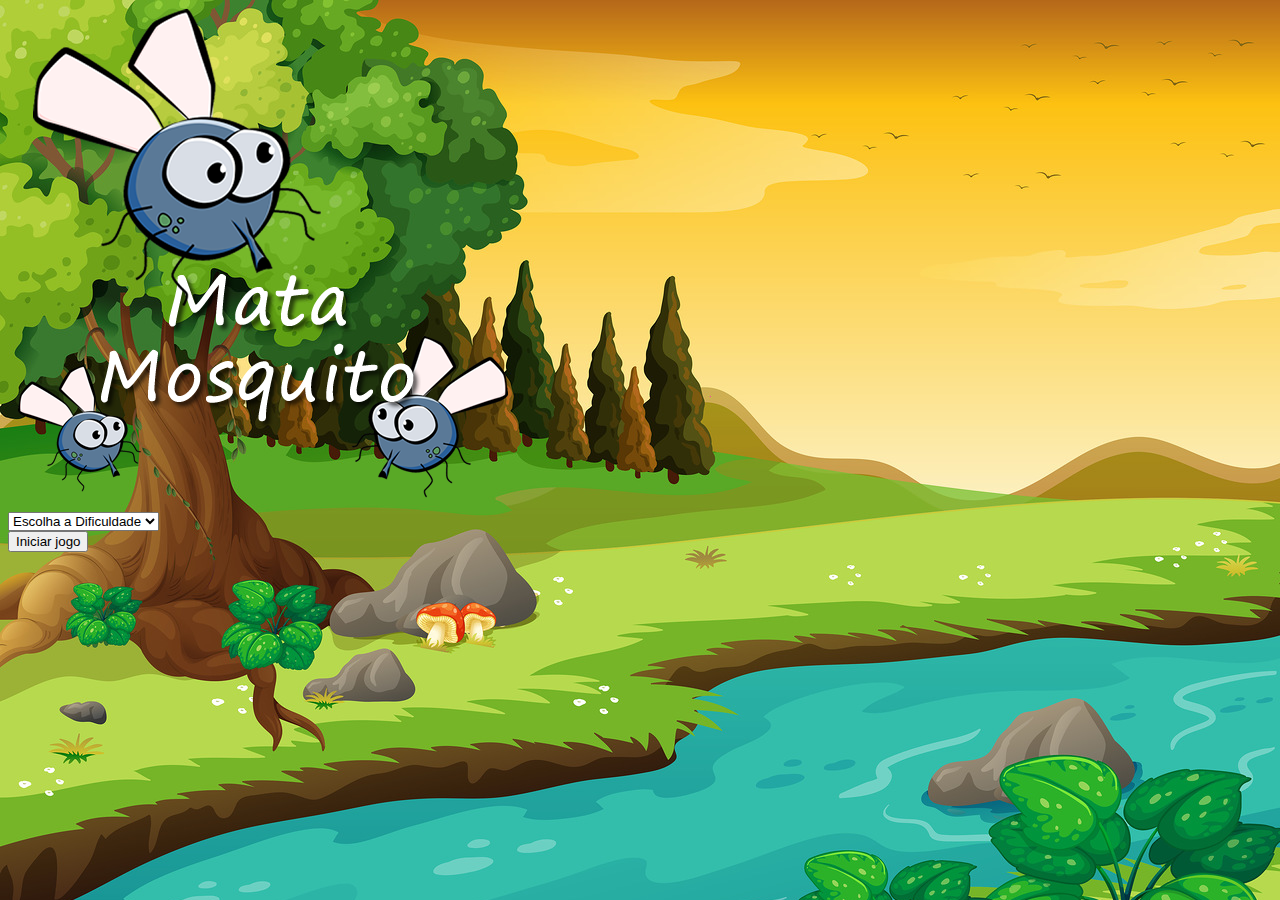
<file: index.html>
<!DOCTYPE html>
<html>

	<head>
		<title></title>

		<link rel="stylesheet" href="https://stackpath.bootstrapcdn.com/bootstrap/4.5.0/css/bootstrap.min.css" integrity="sha384-9aIt2nRpC12Uk9gS9baDl411NQApFmC26EwAOH8WgZl5MYYxFfc+NcPb1dKGj7Sk" crossorigin="anonymous">

		<link rel="stylesheet" href="estilo.css">
		<script>
			function iniciarJogo() {
				var nivel = document.getElementById('nivel').value
				if (nivel === '') {
					alert('Selecione a Dificuldade para iniciar o jogo')
				 	return false
				}
				window.location.href = "app.html?" + nivel									 	
			}
		</script>
	</head>
	<body>

		<div class="container">
			<div class="row">
				<div class="col">
					<div class="d-flex justify-content-center">
						<img src="imagens/game.png">
					</div>
				</div>
			</div>

			<div class="row">
				<div class="col">
					<div class="d-flex justify-content-center">
						<div class="mb-2">
							<select class="form-control" id="nivel">
								<option value="">Escolha a Dificuldade</option>
								<option value="easy">Luis</option>
								<option value="normal">Normal</option>
								<option value="hard">Difícil</option>
							</select>	
						</div>
					</div>
				</div>
			</div>

			<div class="row">
				<div class="col">
					<div class="d-flex justify-content-center">
						<button type="but" class="btn btn-danger btn-lg" onclick="iniciarJogo()">
							Iniciar jogo
						</button>
					</div>
				</div>
			</div>		
		</div>

	</body>

</html>
</file>
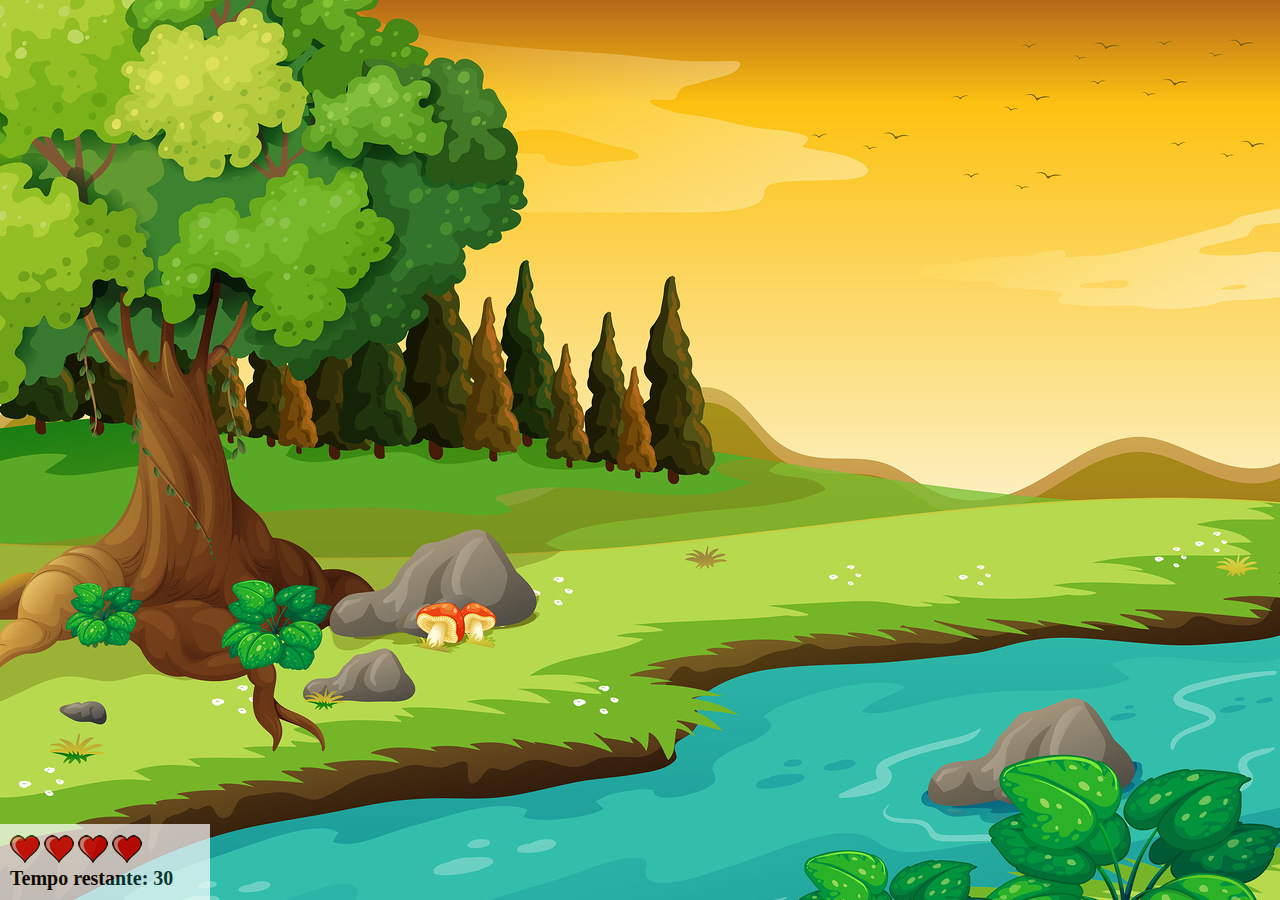
<file: app.html>
<!DOCTYPE html>
<html>
<head>

	<link rel="stylesheet" href="estilo.css">
	<script type="text/javascript"
	 src="jogo.js"></script>	

</head>
<body onresize="ajustaTamanhoPalcoJogo()">

	<div class="painel">
		<div class="vida">
			<img id="v1" src="imagens/coracao_cheio.png">
			<img id="v2" src="imagens/coracao_cheio.png">
			<img id="v3" src="imagens/coracao_cheio.png">
			<img id="v4" src="imagens/coracao_cheio.png">
		</div>

		<div class="cronometro">Tempo restante: <span id="cronometro">
		</span></div>
	</div>

	<script>
		document.getElementById('cronometro').innerHTML = tempo

		var criamosca = setInterval(function() {
			posicaoRandomica()
		}, criaMosquitoTempo)	

	</script>

</body>
</html>
</file>
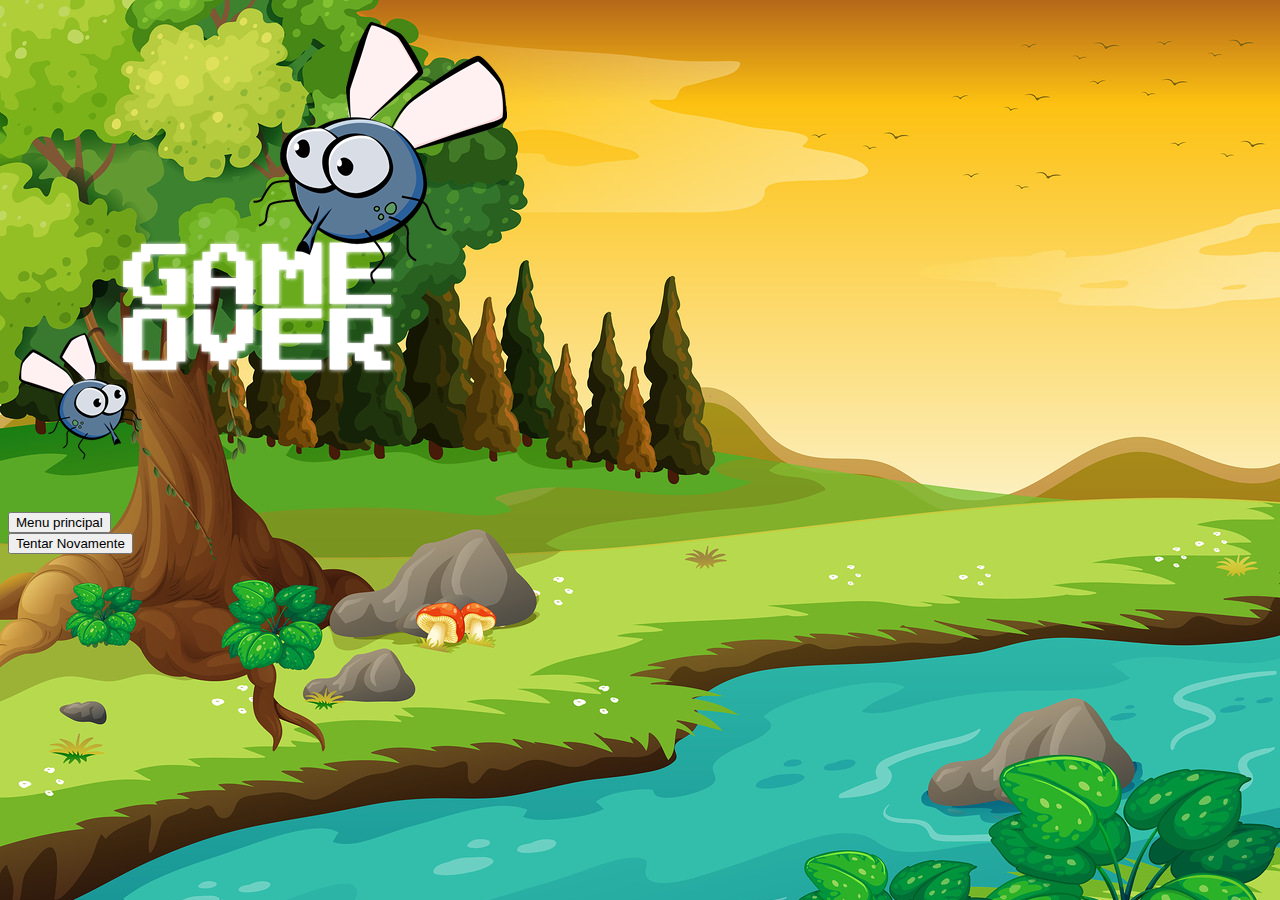
<file: fim_de_jogo.html>
<!DOCTYPE html>
<html>

	<head>
		<title></title>

		<link rel="stylesheet" href="https://stackpath.bootstrapcdn.com/bootstrap/4.5.0/css/bootstrap.min.css" integrity="sha384-9aIt2nRpC12Uk9gS9baDl411NQApFmC26EwAOH8WgZl5MYYxFfc+NcPb1dKGj7Sk" crossorigin="anonymous">

		<link rel="stylesheet" href="estilo.css">

	</head>
	<body>

		<div class="container">
			<div class="row">
				<div class="col">
					<div class="d-flex justify-content-center">
						<img src="imagens/game_over.png">
					</div>
				</div>
			</div>

			<div class="row">
				<div class="col">
					<div class="d-flex justify-content-center">
						<button type="but" class="btn btn-danger btn-lg mb-3" onclick="window.location.href='index.html'">
						    Menu principal
						</button>
					</div>
				</div>
			</div>

			<div class="row">
				<div class="col">
					<div class="d-flex justify-content-center">
						<button type="but" class="btn btn-primary btn-lg" onclick="window.history.back()">
							Tentar Novamente
						</button>
					</div>
				</div>
			</div>		
		</div>
        
        
	</body>

</html>
</file>
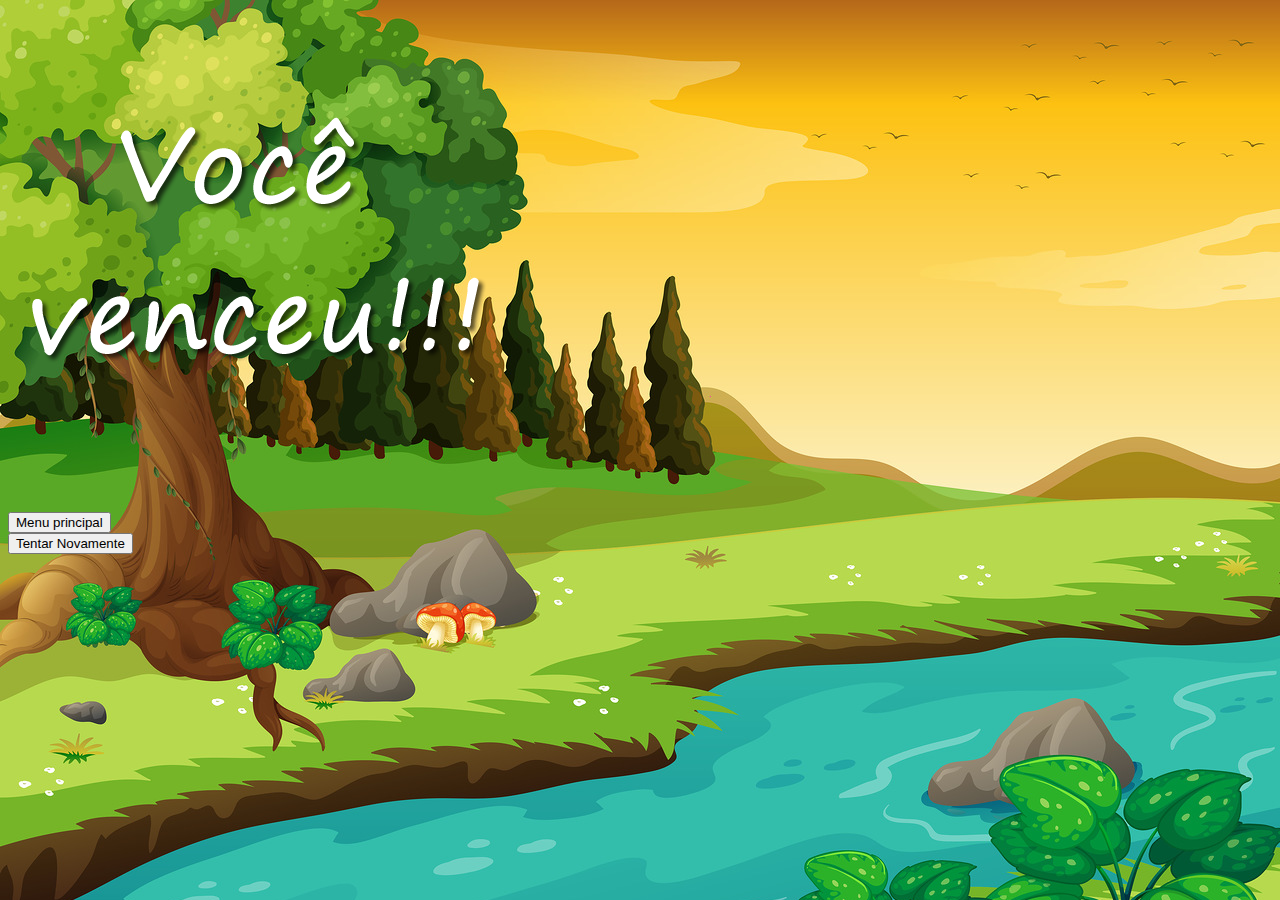
<file: vitoria.html>
<!DOCTYPE html>
<html>

	<head>
		<title></title>

		<link rel="stylesheet" href="https://stackpath.bootstrapcdn.com/bootstrap/4.5.0/css/bootstrap.min.css" integrity="sha384-9aIt2nRpC12Uk9gS9baDl411NQApFmC26EwAOH8WgZl5MYYxFfc+NcPb1dKGj7Sk" crossorigin="anonymous">

		<link rel="stylesheet" href="estilo.css">

	</head>
	<body>

		<div class="container">
			<div class="row">
				<div class="col">
					<div class="d-flex justify-content-center">
						<img src="imagens/vitoria.png">
					</div>
				</div>
			</div>

			<div class="row">
				<div class="col">
					<div class="d-flex justify-content-center">
						<button type="but" class="btn btn-danger btn-lg mb-3" onclick="window.location.href='index.html'">
						    Menu principal
						</button>
					</div>
				</div>
			</div>

			<div class="row">
				<div class="col">
					<div class="d-flex justify-content-center">
						<button type="but" class="btn btn-primary btn-lg" onclick="window.history.back()">
							Tentar Novamente
						</button>
					</div>
				</div>
			</div>

			
	</body>

</html>
</file>
<file: estilo.css>
html{
	cursor: url(imagens/mata_mosca.png) 30 30,auto;
}
body {
	background-image: url(imagens/bg.jpg);
	background-repeat: no-repeat ;
	background-size: 100%;
}
.mosquito1 {
	width: 50px;
	height: 50px;
}
.mosquito2 {
	width: 70px;
	height: 70px;
}
.mosquito3 {
	width: 90px;
	height: 90px;
}
.mosquito4 {
	width: 200px;
	height:200px;
}
.ladoA{
	transform: scaleX(1);
}
.ladoB{
	transform: scaleX(-1);
}
.painel{
	position: absolute;
	width: 190px;
	left: 0px;
	padding: 10px;
	bottom: 0px;
	border-top: solid 1px #fff;
	background-color: #fff;
	opacity: 0.7;
}
.vidas {
	float: left;
}
.cronometro{
	float: left;
	font-size: 20px;
	font-weight: bold;
}
</file>
